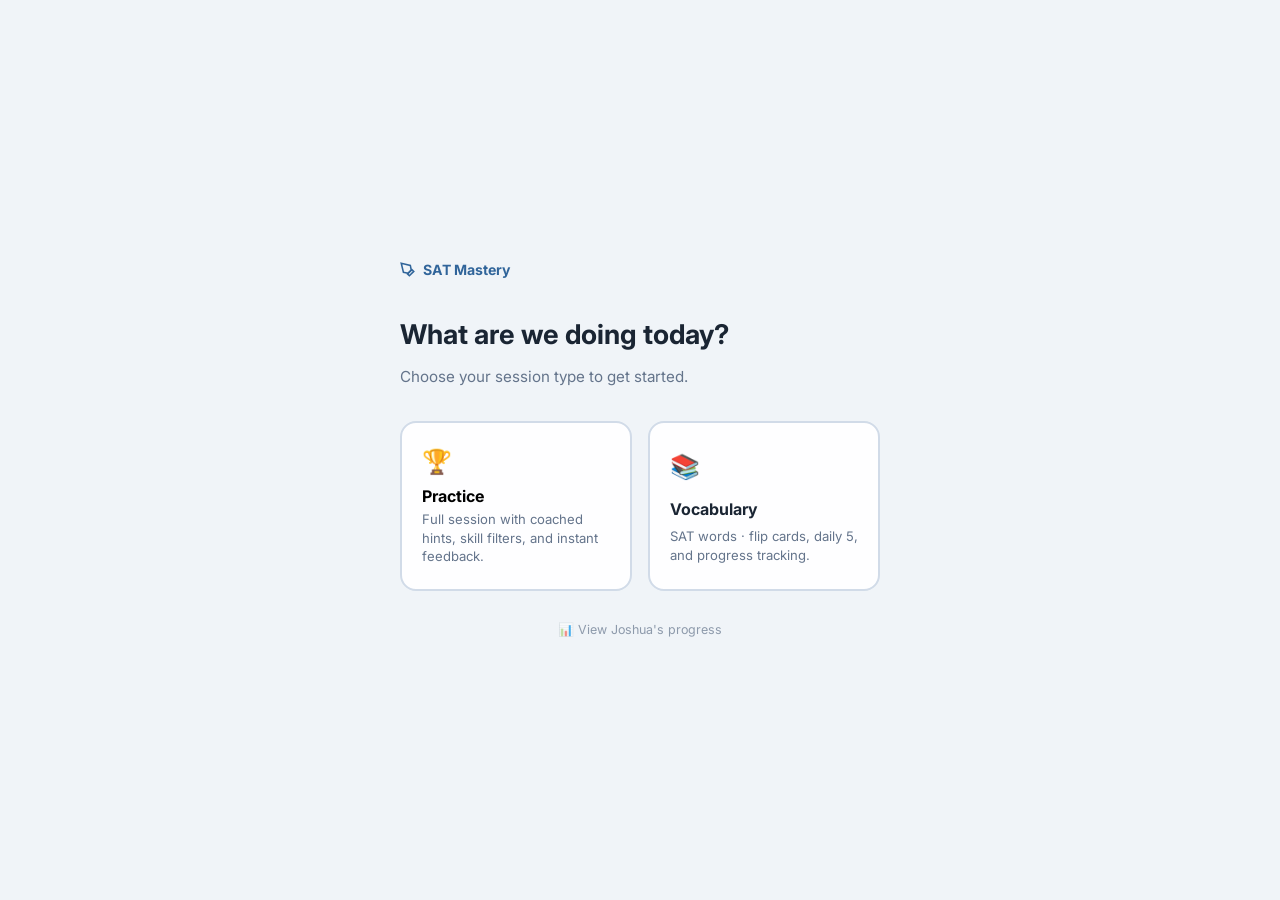
<file: index.html>
<!DOCTYPE html>
<html lang="en">
<head>
    <meta charset="UTF-8">
    <meta name="viewport" content="width=device-width, initial-scale=1.0">
    <title>PSAT 10 R&W Mastery App</title>
    <link rel="preconnect" href="https://fonts.googleapis.com">
    <link rel="preconnect" href="https://fonts.gstatic.com" crossorigin>
    <link href="https://fonts.googleapis.com/css2?family=Inter:wght@400;600;700&display=swap" rel="stylesheet">
    <link rel="stylesheet" href="style.css">
</head>
<body>

    <!-- ── Hub Screen ───────────────────────────────────────────────── -->
    <div id="hubScreen" style="
        position:fixed;inset:0;background:var(--background);
        display:flex;align-items:center;justify-content:center;
        padding:1.5rem 1rem;z-index:500;">
      <div style="width:100%;max-width:480px">

        <div style="display:flex;align-items:center;gap:0.5rem;
             font-size:0.88rem;font-weight:700;color:var(--primary);
             margin-bottom:2rem;opacity:0.85;">
          <svg width="15" height="15" viewBox="0 0 24 24" fill="none" stroke="currentColor" stroke-width="2.5">
            <path d="M12 19l7-7 3 3-7 7-3-3z"/>
            <path d="M18 13l-1.5-7.5L2 2l3.5 14.5L13 18l5-5z"/>
          </svg>
          SAT Mastery
        </div>

        <h1 style="font-size:1.7rem;font-weight:700;margin-bottom:0.35rem">What are we doing today?</h1>
        <p style="color:var(--text-muted);font-size:0.95rem;margin-bottom:2rem">Choose your session type to get started.</p>

        <div style="display:grid;grid-template-columns:1fr 1fr;gap:1rem">

          <button onclick="enterPractice()" style="
              background:var(--surface);border:2px solid var(--border);
              border-radius:1rem;padding:1.5rem 1.25rem;cursor:pointer;
              text-align:left;transition:border-color 0.18s,box-shadow 0.18s,transform 0.15s;
              font-family:inherit;" onmouseover="this.style.borderColor='var(--primary-light)';this.style.transform='translateY(-2px)';this.style.boxShadow='var(--shadow)'"
              onmouseout="this.style.borderColor='var(--border)';this.style.transform='';this.style.boxShadow=''">
            <div style="font-size:1.5rem;margin-bottom:0.6rem">&#127942;</div>
            <div style="font-size:1rem;font-weight:700;margin-bottom:0.3rem">Practice</div>
            <div style="font-size:0.82rem;color:var(--text-muted);line-height:1.4">Full session with coached hints, skill filters, and instant feedback.</div>
          </button>

          <a href="vocab.html" style="
              background:var(--surface);border:2px solid var(--border);
              border-radius:1rem;padding:1.5rem 1.25rem;cursor:pointer;
              text-align:left;transition:border-color 0.18s,box-shadow 0.18s,transform 0.15s;
              text-decoration:none;color:inherit;display:block;"
              onmouseover="this.style.borderColor='var(--primary-light)';this.style.transform='translateY(-2px)';this.style.boxShadow='var(--shadow)'"
              onmouseout="this.style.borderColor='var(--border)';this.style.transform='';this.style.boxShadow=''">
            <div style="font-size:1.5rem;margin-bottom:0.6rem">&#128218;</div>
            <div style="font-size:1rem;font-weight:700;margin-bottom:0.3rem">Vocabulary</div>
            <div style="font-size:0.82rem;color:var(--text-muted);line-height:1.4">SAT words · flip cards, daily 5, and progress tracking.</div>
          </a>

        </div>

        <div style="text-align:center;margin-top:1.5rem">
          <a href="#" onclick="showProgressPanel();return false;"
             style="font-size:0.78rem;color:var(--text-muted);text-decoration:none;opacity:0.7">
            &#128202; View Joshua's progress
          </a>
        </div>

      </div>
    </div>

    <!-- ── Session Setup Screen ─────────────────────────────────────── -->
    <div id="setupScreen" style="display:none">
        <div class="setup-card">

            <div class="setup-logo">
                <svg width="18" height="18" viewBox="0 0 24 24" fill="none" stroke="currentColor" stroke-width="2">
                    <path d="M12 19l7-7 3 3-7 7-3-3z"></path>
                    <path d="M18 13l-1.5-7.5L2 2l3.5 14.5L13 18l5-5z"></path>
                </svg>
                PSAT 10 — Session Setup
                <span id="examCountdown" class="exam-countdown"></span>
            </div>

            <!-- Domain: Information and Ideas -->
            <div class="setup-section">
                <h3>Information and Ideas</h3>
                <label>
                    <input type="checkbox" name="skill" value="Central Ideas and Details">
                    <span>Central Ideas and Details</span>
                    <span class="q-count" id="count-cid">—</span>
                </label>
                <label>
                    <input type="checkbox" name="skill" value="Command of Evidence — Textual">
                    <span>Command of Evidence — Textual</span>
                    <span class="q-count" id="count-coe-t">—</span>
                </label>
                <label>
                    <input type="checkbox" name="skill" value="Command of Evidence — Quantitative">
                    <span>Command of Evidence — Quantitative</span>
                    <span class="q-count" id="count-coe-q">—</span>
                </label>
                <label>
                    <input type="checkbox" name="skill" value="Inferences">
                    <span>Inferences</span>
                    <span class="q-count" id="count-inf">—</span>
                </label>
            </div>

            <!-- Domain: Craft and Structure -->
            <div class="setup-section">
                <h3>Craft and Structure</h3>
                <label>
                    <input type="checkbox" name="skill" value="Words in Context">
                    <span>Words in Context</span>
                    <span class="q-count" id="count-wic">—</span>
                </label>
                <label>
                    <input type="checkbox" name="skill" value="Text Structure and Purpose">
                    <span>Text Structure and Purpose</span>
                    <span class="q-count" id="count-tsp">—</span>
                </label>
                <label>
                    <input type="checkbox" name="skill" value="Cross-Text Connections">
                    <span>Cross-Text Connections</span>
                    <span class="q-count" id="count-ctc">—</span>
                </label>
            </div>

            <!-- Domain: Expression of Ideas -->
            <div class="setup-section">
                <h3>Expression of Ideas</h3>
                <label>
                    <input type="checkbox" name="skill" value="Rhetorical Synthesis">
                    <span>Rhetorical Synthesis</span>
                    <span class="q-count" id="count-rs">—</span>
                </label>
                <label>
                    <input type="checkbox" name="skill" value="Transitions">
                    <span>Transitions</span>
                    <span class="q-count" id="count-trans">—</span>
                </label>
            </div>

            <!-- Domain: Standard English Conventions -->
            <div class="setup-section">
                <h3>Standard English Conventions</h3>
                <label>
                    <input type="checkbox" name="skill" value="Boundaries">
                    <span>Boundaries</span>
                    <span class="q-count" id="count-bdry">—</span>
                </label>
                <label>
                    <input type="checkbox" name="skill" value="Form, Structure, and Sense">
                    <span>Form, Structure, and Sense</span>
                    <span class="q-count" id="count-fss">—</span>
                </label>
            </div>

            <!-- Difficulty -->
            <div class="setup-section">
                <h3>Difficulty</h3>
                <label>
                    <input type="checkbox" name="diff" value="Easy" checked>
                    <span class="diff-dot diff-easy"></span>
                    <span>Easy</span>
                </label>
                <label>
                    <input type="checkbox" name="diff" value="Medium">
                    <span class="diff-dot diff-medium"></span>
                    <span>Medium</span>
                </label>
                <label>
                    <input type="checkbox" name="diff" value="Hard">
                    <span class="diff-dot diff-hard"></span>
                    <span>Hard</span>
                </label>
            </div>

            <!-- Question Limit -->
            <div class="setup-section">
                <h3>Question Limit</h3>
                <select id="limitSelect">
                    <option value="0">All matching questions</option>
                    <option value="10">10 — Mastery drill</option>
                    <option value="15">15 — Checkpoint</option>
                    <option value="27">27 — Full module</option>
                </select>
            </div>

            <!-- Presets -->
            <div class="setup-section">
                <h3>Quick Presets</h3>
                <div class="preset-grid">
                    <!-- Current priority — Evidence + Inference (Apr 15 homework focus) -->
                    <button class="preset-btn preset-priority"
                        data-skills="Command of Evidence — Textual,Inferences"
                        data-diffs="Medium,Hard"
                        data-limit="10"
                        data-tooltip="Evidence + Inference · Medium &amp; Hard · 10 questions — current homework drill">Evidence &amp; Inference · 10</button>
                    <button class="preset-btn preset-priority"
                        data-skills="Command of Evidence — Textual,Inferences"
                        data-diffs="Medium,Hard"
                        data-limit="0"
                        data-tooltip="Evidence + Inference · Medium &amp; Hard · all questions — extended drill on confirmed gap">Evidence &amp; Inference · M–H</button>
                    <!-- Phase 0 — Diagnostic (untouched domains) -->
                    <button class="preset-btn"
                        data-skills="Boundaries,Form, Structure, and Sense,Transitions,Rhetorical Synthesis,Cross-Text Connections,Command of Evidence — Quantitative"
                        data-diffs="Easy,Medium"
                        data-limit="14"
                        data-tooltip="Phase 0 Diagnostic · untouched domains · 14 questions · Easy + Medium — use at start of today's class">Phase 0 · Diagnostic (14)</button>
                    <!-- Phase 1 — Conventions -->
                    <button class="preset-btn"
                        data-skills="Boundaries,Form, Structure, and Sense"
                        data-diffs="Easy,Medium"
                        data-limit="0"
                        data-tooltip="Phase 1 · Boundaries + Form/Structure/Sense · Easy + Medium — rule-based conventions practice">Phase 1 · Conventions (M)</button>
                    <!-- Phase 2 — Expression of Ideas -->
                    <button class="preset-btn"
                        data-skills="Transitions,Rhetorical Synthesis"
                        data-diffs="Easy,Medium"
                        data-limit="0"
                        data-tooltip="Phase 2 · Transitions + Rhetorical Synthesis · Easy + Medium">Phase 2 · Expression (M)</button>
                    <!-- Phase 3 — Dense-text synthesis (confirmed gap) -->
                    <button class="preset-btn preset-priority"
                        data-skills="Command of Evidence — Textual,Inferences"
                        data-diffs="Medium,Hard"
                        data-limit="0"
                        data-topic="science"
                        data-tooltip="Phase 3 · Evidence + Inference · science passages only · Medium &amp; Hard — directly targets the confirmed Q10 dense-science synthesis gap">Phase 3 · Dense Science</button>
                    <button class="preset-btn"
                        data-skills="Command of Evidence — Textual,Command of Evidence — Quantitative,Inferences"
                        data-diffs="Medium,Hard"
                        data-limit="0"
                        data-tooltip="Phase 3 · Evidence (Textual + Quantitative) + Inference · Medium &amp; Hard · all passage types">Phase 3 · Synthesis (M–H)</button>
                    <!-- Phase 4 — Cross-Text -->
                    <button class="preset-btn"
                        data-skills="Cross-Text Connections"
                        data-diffs="Easy,Medium,Hard"
                        data-limit="0"
                        data-tooltip="Phase 4 · Cross-Text Connections · all difficulty levels — qualification vs disagreement focus">Phase 4 · Cross-Text</button>
                    <!-- Tables and Graphs -->
                    <button class="preset-btn"
                        data-skills="Command of Evidence — Quantitative"
                        data-diffs="Easy,Medium,Hard"
                        data-limit="0"
                        data-tooltip="Questions with tables, graphs, or data — read axis labels before answering">Tables &amp; Graphs</button>
                    <!-- Craft & Structure (confirmed strengths — warm-up only) -->
                    <button class="preset-btn"
                        data-skills="Words in Context,Text Structure and Purpose"
                        data-diffs="Medium,Hard"
                        data-limit="0"
                        data-tooltip="Vocabulary in context + paragraph purpose · Medium &amp; Hard — warm-up for confirmed strengths">Vocab &amp; Purpose (M–H)</button>
                    <!-- Full module -->
                    <button class="preset-btn preset-exam"
                        data-skills="Central Ideas and Details,Command of Evidence — Textual,Command of Evidence — Quantitative,Inferences,Words in Context,Text Structure and Purpose,Cross-Text Connections,Rhetorical Synthesis,Transitions,Boundaries,Form, Structure, and Sense"
                        data-diffs="Easy,Medium,Hard"
                        data-limit="27"
                        data-tooltip="All 11 skills · all difficulty levels · 27 questions — Phase 5 timed module simulation">Full Test Module (27)</button>
                </div>
            </div>

            <!-- Resume Banner -->
            <div id="resumeBanner" class="resume-banner" style="display:none">
                <span id="resumeInfo" class="resume-info"></span>
                <div class="resume-actions">
                    <button id="resumeBtn" class="btn btn-primary">Resume</button>
                    <button id="discardBtn" class="btn">Discard</button>
                </div>
            </div>

            <div class="session-summary" id="sessionSummary">Select skills and difficulty to begin.</div>
            <div id="topicFilterBadge" style="display:none;margin-top:0.4rem;font-size:0.78rem;font-weight:600;color:#0369a1;background:#e0f2fe;border:1px solid #bae6fd;border-radius:9999px;padding:0.2rem 0.75rem"></div>

            <button id="startSessionBtn" class="btn btn-primary setup-start-btn" disabled>Start Session</button>

            <!-- Session History -->
            <div class="history-section">
                <div class="history-header" id="historyToggle">
                    Recent Sessions <span id="historyChevron">&#9656;</span>
                </div>
                <div id="historyList" style="display:none"></div>
            </div>

            <!-- Lifetime Stats -->
            <div class="history-section" id="lifetimeSection" style="display:none">
                <div class="history-header" id="lifetimeToggle">
                    Lifetime Skill Accuracy <span id="lifetimeChevron">&#9656;</span>
                </div>
                <div id="lifetimeStats" style="display:none"></div>
            </div>

            <!-- Export / Import -->
            <div class="export-import-row">
                <button class="btn export-btn" id="exportBtn">&#8593; Export Data</button>
                <button class="btn export-btn" id="importBtn">&#8595; Import Data</button>
            </div>
            <div class="export-import-row" style="margin-top:0.5rem">
                <button class="btn export-btn" id="exportProgressBtn" title="Back up Joshua's mastery progress">&#8593; Export Progress</button>
                <button class="btn export-btn" id="importProgressBtn" title="Restore Joshua's mastery progress">&#8595; Import Progress</button>
            </div>

        </div>
    </div>

    <!-- Export/Import Modal -->
    <div id="dataModal" class="modal-overlay" style="display:none">
        <div class="modal-card">
            <h3 id="modalTitle">Export Session Data</h3>
            <p id="modalDesc" class="modal-desc"></p>
            <textarea id="modalTextarea" class="modal-textarea" spellcheck="false"></textarea>
            <div class="modal-actions">
                <button class="btn btn-primary" id="modalActionBtn"></button>
                <button class="btn" id="modalCloseBtn">Close</button>
            </div>
        </div>
    </div>

    <!-- ── Completion Screen ──────────────────────────────────────────── -->
    <div id="completionScreen" style="display:none" class="completion-screen">
        <div class="completion-card">
            <div class="completion-header">
                <h2>Session Complete</h2>
                <div class="completion-score-row">
                    <span class="completion-big-score" id="completionBigScore">0 / 0</span>
                    <span class="completion-pct" id="completionPct">—</span>
                </div>
                <div id="completionTime" class="completion-time" style="display:none"></div>
            </div>

            <div id="skillBreakdown" class="skill-breakdown"></div>

            <h3 id="missedHeading" class="missed-heading">Missed (0)</h3>
            <div id="missedList" class="missed-list"></div>

            <div class="completion-actions">
                <button id="reviewMissedBtn" class="btn btn-primary completion-action-btn" style="display:none">
                    Review Missed (<span id="missedCount">0</span>)
                </button>
                <button id="newSessionBtn" class="btn completion-action-btn">New Session</button>
            </div>
        </div>
    </div>

    <!-- ── Main App ───────────────────────────────────────────────────── -->
    <div id="app" style="display:none">
        <header>
            <div class="logo">
                <svg width="20" height="20" viewBox="0 0 24 24" fill="none" stroke="currentColor" stroke-width="2">
                    <path d="M12 19l7-7 3 3-7 7-3-3z"></path>
                    <path d="M18 13l-1.5-7.5L2 2l3.5 14.5L13 18l5-5z"></path>
                    <path d="M2 2l7.5 1.5"></path>
                    <path d="M7 11l5-5"></path>
                </svg>
                PSAT 10 Mastery
            </div>
            <div class="controls">
                <button id="changeSessionBtn" class="btn">&#8592; Session</button>
                <select id="modeSelect" class="btn">
                    <option value="assisted">Assisted</option>
                    <option value="standard">Standard</option>
                    <option value="exam">Exam</option>
                </select>
                <div id="timerDisplay" class="timer hidden">00:00</div>
                <div id="questionCounter" class="question-counter">Q — / —</div>
                <span id="reviewLabel" class="badge badge-red" style="display:none; font-size:0.7rem;">Review</span>
                <div class="score-display">Score: <span id="currentScore">0</span></div>
                <a href="vocab.html" class="btn" style="text-decoration:none">Vocab &#8594;</a>
            </div>
        </header>

        <main class="main-content">
            <!-- Left: Passage / Stem -->
            <section class="panel passage-panel">
                <div id="passageContainer">
                    <div class="passage-meta">
                        <span class="badge badge-blue" id="skillBadge">—</span>
                        <span class="badge badge-grey" id="domainBadge">—</span>
                    </div>
                    <div id="passageContent" class="passage-text">
                        Configure a session to begin.
                    </div>
                </div>
            </section>

            <!-- Resize handle -->
            <div id="resizeHandle" class="resize-handle"></div>

            <!-- Right: Question and Options -->
            <section class="panel question-panel">
                <div class="card">
                    <div id="questionMeta">
                        <span class="badge badge-orange" id="difficultyBadge">—</span>
                    </div>
                    <div id="questionText" style="font-weight:600; font-size:1.05rem; margin-bottom:1.5rem;">—</div>

                    <div id="predictionStep" class="hidden">
                        <div id="predictionHint" class="prediction-hint"></div>
                        <button class="reveal-btn" id="revealChoicesBtn">I have a prediction — Reveal Choices</button>
                    </div>

                    <div id="optionsContainer" class="options-list hidden"></div>

                    <div id="feedbackContainer" class="feedback-section">
                        <h3 id="feedbackTitle">Correct!</h3>
                        <p id="feedbackText"></p>
                        <div class="strategy-box" id="strategyInfo">
                            <strong>Strategy:</strong> <span id="strategyName"></span><br>
                            <strong>Watch for:</strong> <span id="trapName"></span>
                        </div>
                        <button class="btn btn-primary" id="nextBtn" style="margin-top:1rem;">Next Question</button>
                    </div>
                </div>
            </section>
        </main>
    </div>

    <script src="data-craft-structure.js"></script>
    <script src="data-expression-of-ideas.js"></script>
    <script src="data-info-ideas.js"></script>
    <script src="data-conventions.js"></script>

    <!-- Progress Panel (Ctrl+Shift+P · tutor view) -->
    <div id="progressPanel" style="display:none;position:fixed;inset:0;background:rgba(15,23,42,0.6);backdrop-filter:blur(4px);z-index:600;overflow-y:auto;padding:2rem 1rem" onclick="if(event.target===this)closeProgressPanel()">
      <div style="max-width:560px;margin:0 auto;background:var(--surface);border-radius:1.25rem;padding:2rem;box-shadow:0 20px 40px rgba(0,0,0,0.25)">
        <div style="display:flex;justify-content:space-between;align-items:center;margin-bottom:1.5rem">
          <div>
            <h2 style="font-size:1.15rem;font-weight:700;margin-bottom:0.1rem">Joshua's Progress</h2>
            <p style="font-size:0.78rem;color:var(--text-muted)">Tutor view &mdash; Ctrl+Shift+P to toggle</p>
          </div>
          <button onclick="closeProgressPanel()" class="btn">Close</button>
        </div>
        <div id="progressBody"></div>
      </div>
    </div>

    <script src="progress.js"></script>
    <script src="app.js"></script>
</body>
</html>
</file>
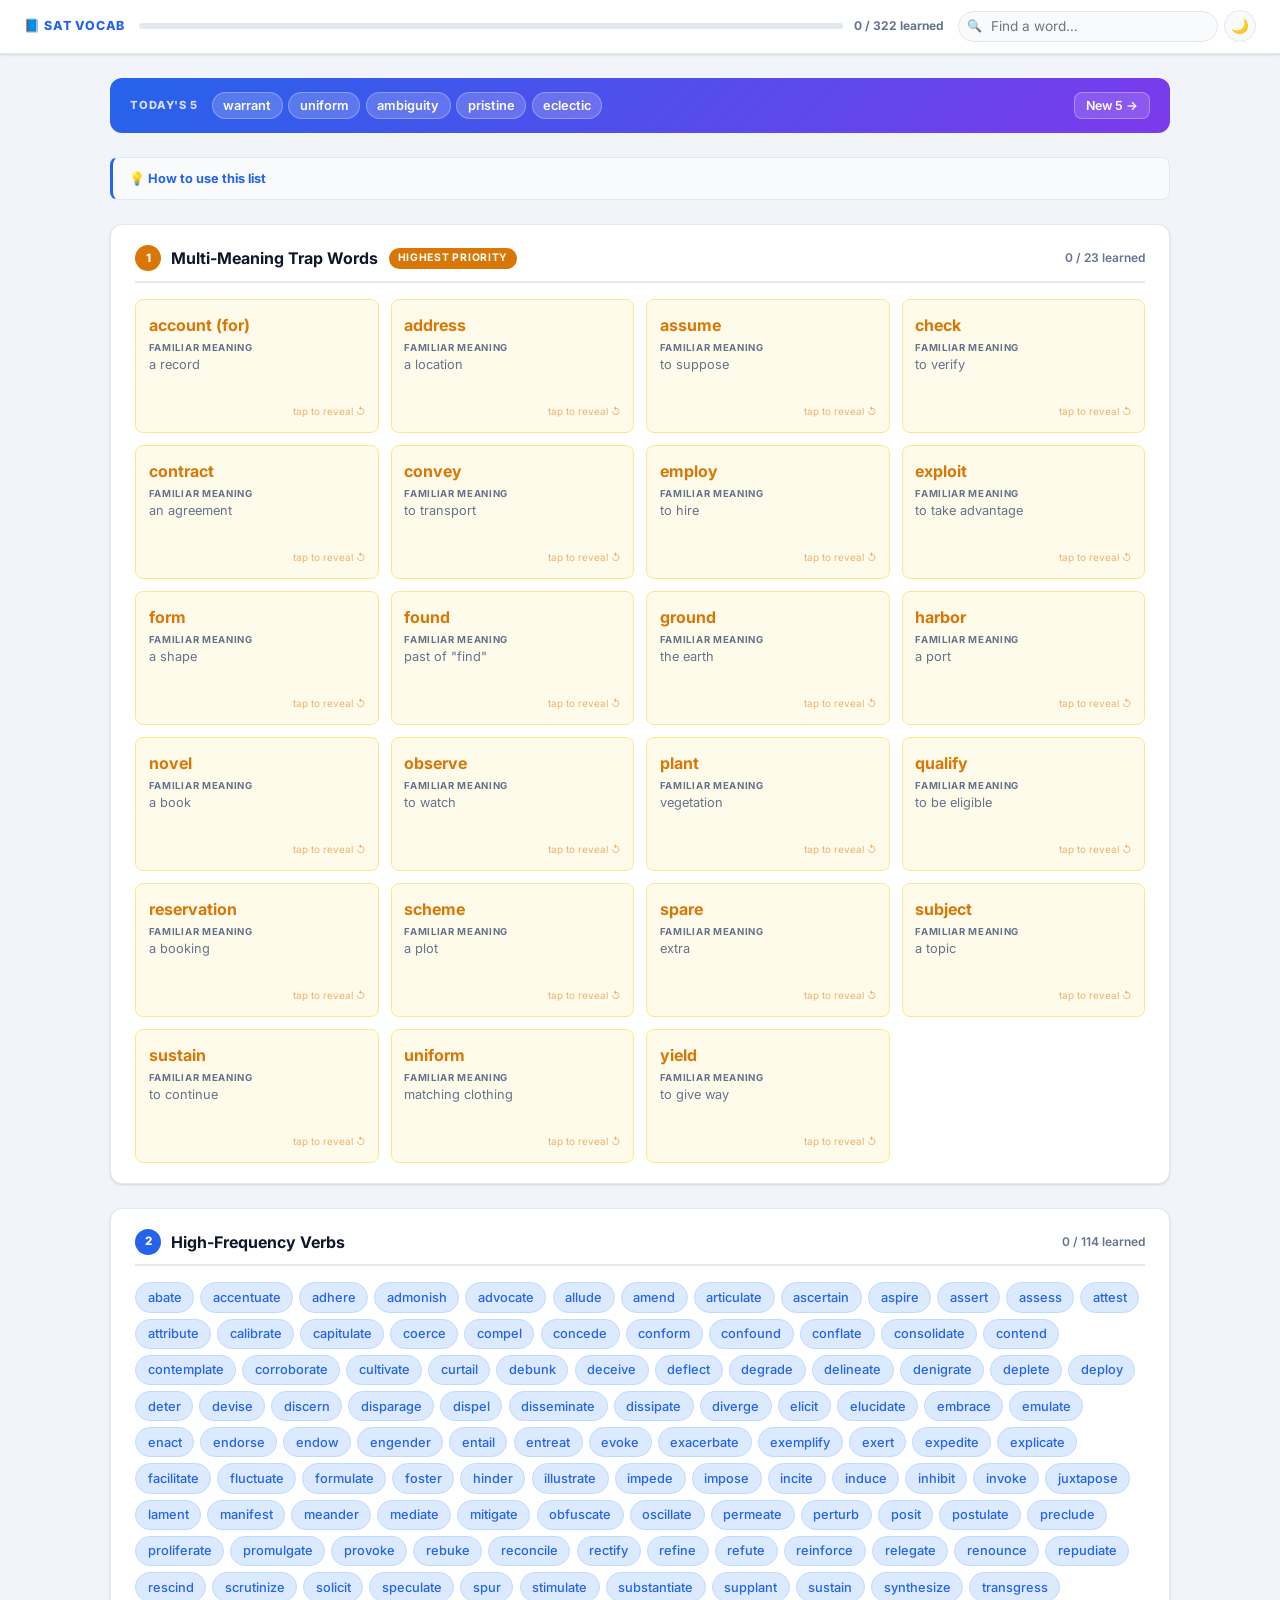
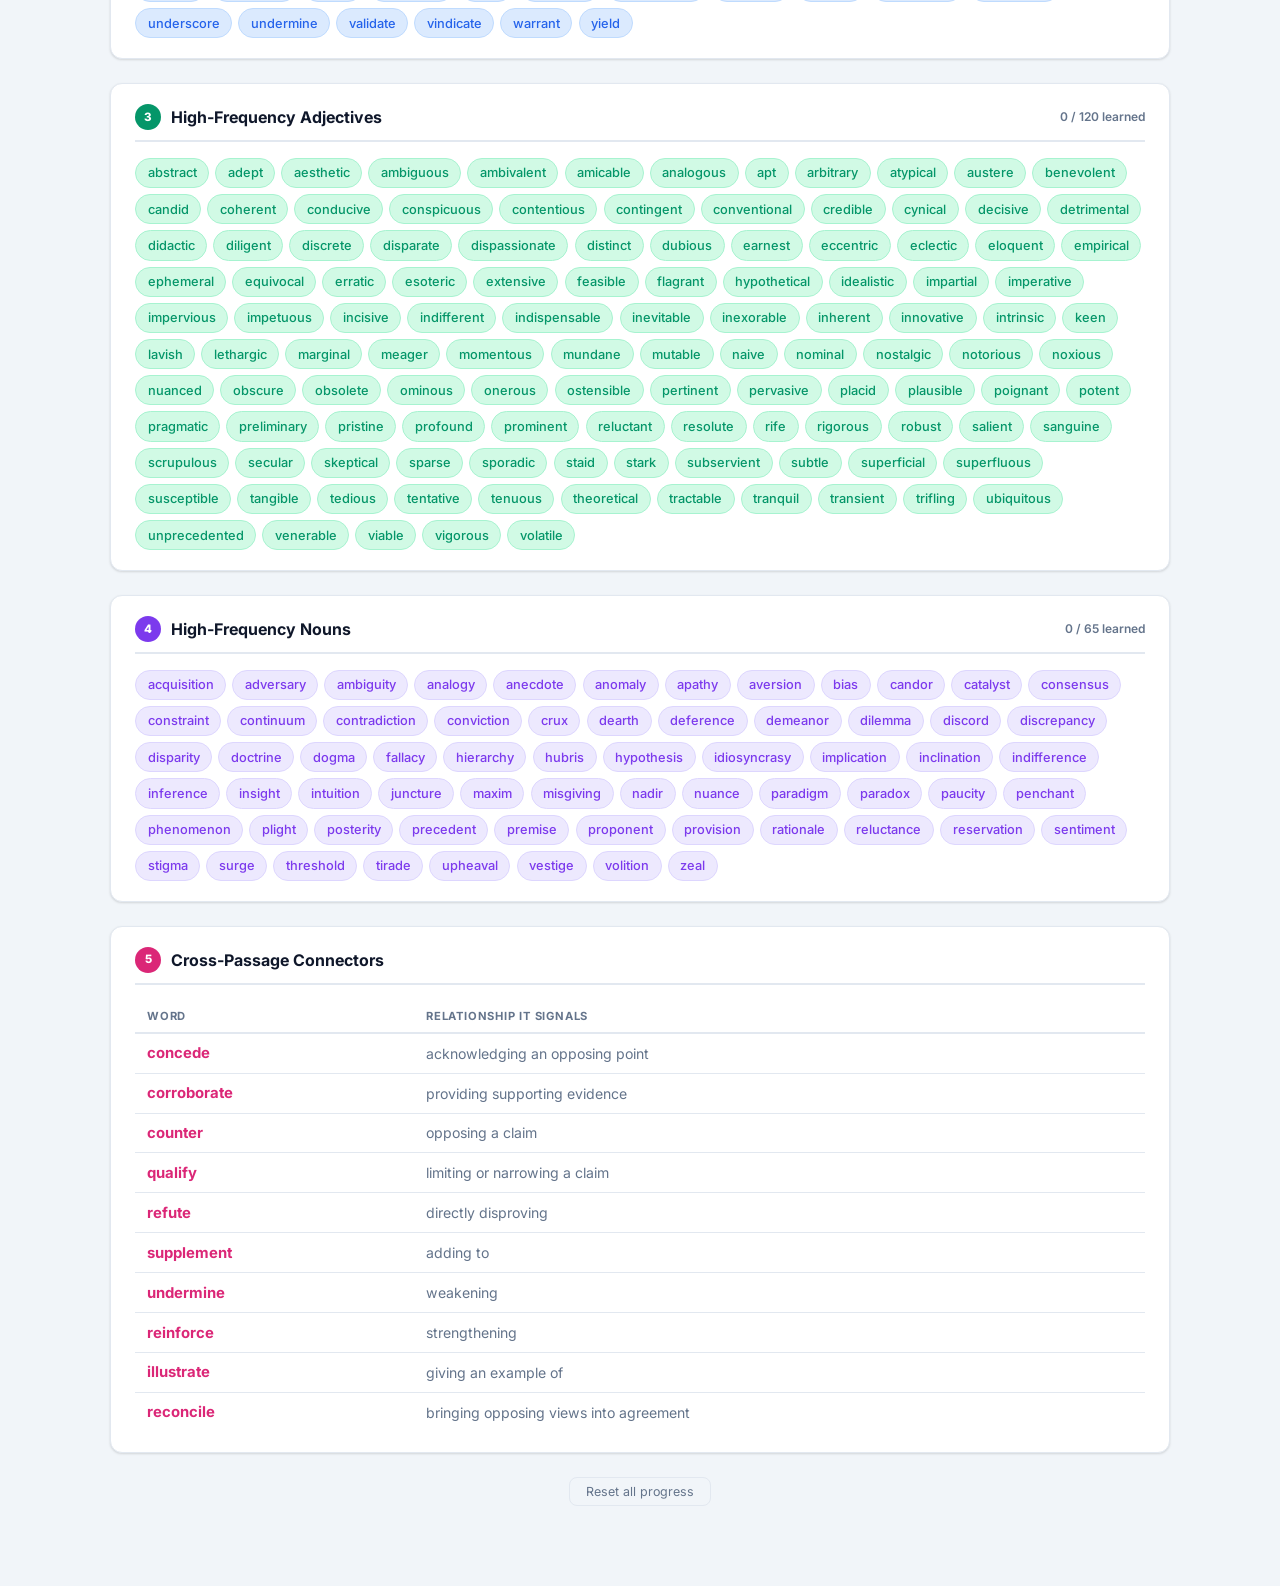
<file: vocab.html>
<!DOCTYPE html>
<html lang="en" data-theme="light">
<head>
  <meta charset="UTF-8">
  <meta name="viewport" content="width=device-width, initial-scale=1.0">
  <title>SAT Vocabulary — Joshua</title>
  <link rel="preconnect" href="https://fonts.googleapis.com">
  <link rel="preconnect" href="https://fonts.gstatic.com" crossorigin>
  <link href="https://fonts.googleapis.com/css2?family=Inter:wght@400;500;600;700;800&display=swap" rel="stylesheet">
  <style>
  *, *::before, *::after { box-sizing: border-box; margin: 0; padding: 0; }

  :root {
    --bg:           #f1f5f9;
    --surface:      #ffffff;
    --surface2:     #f8fafc;
    --border:       #e2e8f0;
    --text:         #0f172a;
    --text-muted:   #64748b;
    --shadow:       0 1px 3px rgba(0,0,0,.08), 0 1px 2px rgba(0,0,0,.06);
    --shadow-lg:    0 4px 6px -1px rgba(0,0,0,.10), 0 2px 4px -2px rgba(0,0,0,.10);

    --trap-hue:      #d97706;
    --trap-bg:       #fffbeb;
    --trap-border:   #fde68a;
    --trap-chip:     #fef3c7;

    --verb-hue:      #2563eb;
    --verb-bg:       #eff6ff;
    --verb-border:   #bfdbfe;
    --verb-chip:     #dbeafe;

    --adj-hue:       #059669;
    --adj-bg:        #ecfdf5;
    --adj-border:    #a7f3d0;
    --adj-chip:      #d1fae5;

    --noun-hue:      #7c3aed;
    --noun-bg:       #f5f3ff;
    --noun-border:   #ddd6fe;
    --noun-chip:     #ede9fe;

    --conn-hue:      #db2777;
    --conn-border:   #fbcfe8;

    --ok-hue:        #16a34a;
    --ok-bg:         #f0fdf4;
    --ok-border:     #bbf7d0;

    --radius:        0.75rem;
    --radius-sm:     0.5rem;
  }

  [data-theme="dark"] {
    --bg:          #0f172a;
    --surface:     #1e293b;
    --surface2:    #162032;
    --border:      #334155;
    --text:        #f1f5f9;
    --text-muted:  #94a3b8;
    --shadow:      0 1px 3px rgba(0,0,0,.35);
    --shadow-lg:   0 4px 6px -1px rgba(0,0,0,.5);

    --trap-bg:     #1c1107;
    --trap-border: #78350f;
    --trap-chip:   #292113;

    --verb-bg:     #0c1a3d;
    --verb-border: #1e3a8a;
    --verb-chip:   #172554;

    --adj-bg:      #052e1c;
    --adj-border:  #064e3b;
    --adj-chip:    #063726;

    --noun-bg:     #1a0f3d;
    --noun-border: #4c1d95;
    --noun-chip:   #2e1065;

    --conn-border: #9d174d;

    --ok-bg:       #052e1c;
    --ok-border:   #166534;
  }

  body {
    font-family: 'Inter', sans-serif;
    background: var(--bg);
    color: var(--text);
    line-height: 1.5;
    min-height: 100vh;
  }

  /* ── HEADER ─────────────────────────────────────────────── */
  .site-header {
    position: sticky; top: 0; z-index: 100;
    background: var(--surface);
    border-bottom: 1px solid var(--border);
    box-shadow: var(--shadow);
    padding: 0.65rem 1.5rem;
  }
  .header-row {
    display: flex; align-items: center; gap: 0.875rem;
  }
  .site-logo {
    font-size: 0.78rem; font-weight: 800;
    color: var(--verb-hue); letter-spacing: 0.06em;
    text-transform: uppercase; white-space: nowrap;
  }
  .progress-wrap {
    flex: 1; display: flex; align-items: center; gap: 0.65rem;
  }
  .prog-bg {
    flex: 1; height: 6px; background: var(--border);
    border-radius: 9999px; overflow: hidden;
  }
  .prog-fill {
    height: 100%;
    background: linear-gradient(90deg, var(--verb-hue), var(--ok-hue));
    border-radius: 9999px; width: 0%;
    transition: width 0.4s ease;
  }
  .prog-label {
    font-size: 0.75rem; font-weight: 700;
    color: var(--text-muted); white-space: nowrap;
  }
  .header-btns { display: flex; gap: 0.4rem; align-items: center; }
  .icon-btn {
    width: 32px; height: 32px; border-radius: 50%;
    border: 1px solid var(--border); background: var(--surface2);
    color: var(--text-muted); cursor: pointer;
    display: flex; align-items: center; justify-content: center;
    font-size: 0.9rem; transition: all 0.15s;
  }
  .icon-btn:hover { background: var(--border); color: var(--text); }
  .search-wrap { position: relative; }
  .search-input {
    width: 260px; padding: 0.4rem 0.7rem 0.4rem 2rem;
    border: 1px solid var(--border); border-radius: 9999px;
    font-family: inherit; font-size: 0.85rem;
    background: var(--surface2); color: var(--text); outline: none;
    transition: border-color 0.15s, box-shadow 0.15s;
  }
  .search-input:focus {
    border-color: var(--verb-hue);
    box-shadow: 0 0 0 3px rgba(37,99,235,0.12);
  }
  .search-icon {
    position: absolute; left: 0.6rem; top: 50%;
    transform: translateY(-50%);
    color: var(--text-muted); pointer-events: none; font-size: 0.75rem;
  }

  /* ── MAIN ────────────────────────────────────────────────── */
  main {
    max-width: 1100px; margin: 0 auto;
    padding: 1.5rem 1.25rem 5rem;
  }

  /* ── DAILY 5 ─────────────────────────────────────────────── */
  .daily-strip {
    background: linear-gradient(135deg, #2563eb 0%, #7c3aed 100%);
    color: white; border-radius: var(--radius);
    padding: 0.875rem 1.25rem; margin-bottom: 1.5rem;
    display: flex; align-items: center; gap: 0.875rem; flex-wrap: wrap;
  }
  .daily-label {
    font-size: 0.7rem; font-weight: 800;
    text-transform: uppercase; letter-spacing: 0.08em;
    opacity: 0.8; white-space: nowrap;
  }
  .daily-words { display: flex; flex-wrap: wrap; gap: 0.35rem; flex: 1; }
  .daily-pill {
    background: rgba(255,255,255,0.18); border: 1px solid rgba(255,255,255,0.28);
    color: white; border-radius: 9999px; padding: 0.18rem 0.65rem;
    font-size: 0.8rem; font-weight: 600; cursor: pointer; transition: background 0.15s;
  }
  .daily-pill:hover { background: rgba(255,255,255,0.3); }
  .daily-new-btn {
    background: rgba(255,255,255,0.15); border: 1px solid rgba(255,255,255,0.3);
    color: white; border-radius: var(--radius-sm);
    padding: 0.3rem 0.7rem; font-family: inherit;
    font-size: 0.78rem; font-weight: 600; cursor: pointer;
    transition: background 0.15s; white-space: nowrap;
  }
  .daily-new-btn:hover { background: rgba(255,255,255,0.28); }

  /* ── STUDY TIP ───────────────────────────────────────────── */
  details.study-tip {
    background: var(--surface2); border: 1px solid var(--border);
    border-left: 3px solid var(--verb-hue);
    border-radius: var(--radius-sm);
    padding: 0.7rem 1rem; margin-bottom: 1.5rem;
    font-size: 0.85rem;
  }
  details.study-tip summary {
    font-size: 0.8rem; font-weight: 700; color: var(--verb-hue);
    cursor: pointer; list-style: none;
    display: flex; align-items: center; gap: 0.4rem;
  }
  details.study-tip summary::-webkit-details-marker { display: none; }
  .tip-body { margin-top: 0.6rem; color: var(--text-muted); line-height: 1.65; }
  .tip-body ol { padding-left: 1.2rem; }
  .tip-body li { margin-bottom: 0.3rem; }

  /* ── SECTION CARD ────────────────────────────────────────── */
  .vocab-section {
    background: var(--surface); border: 1px solid var(--border);
    border-radius: var(--radius); padding: 1.25rem 1.5rem;
    margin-bottom: 1.5rem; box-shadow: var(--shadow);
  }
  .section-head {
    display: flex; align-items: center; gap: 0.65rem;
    margin-bottom: 1rem; padding-bottom: 0.6rem;
    border-bottom: 2px solid var(--border);
  }
  .sec-num {
    width: 26px; height: 26px; border-radius: 50%;
    display: flex; align-items: center; justify-content: center;
    font-size: 0.72rem; font-weight: 800; color: white; flex-shrink: 0;
  }
  .sec-title { font-size: 1rem; font-weight: 700; }
  .sec-badge {
    font-size: 0.65rem; font-weight: 700; text-transform: uppercase;
    letter-spacing: 0.07em; padding: 0.18rem 0.55rem;
    border-radius: 9999px; color: white;
  }
  .sec-count {
    margin-left: auto; font-size: 0.75rem;
    color: var(--text-muted); font-weight: 600;
  }

  /* ── FLIP CARDS ──────────────────────────────────────────── */
  .trap-grid {
    display: grid;
    grid-template-columns: repeat(auto-fill, minmax(195px, 1fr));
    gap: 0.75rem;
  }
  .flip-card { height: 134px; perspective: 1000px; cursor: pointer; user-select: none; }
  .flip-inner {
    position: relative; width: 100%; height: 100%;
    transition: transform 0.52s cubic-bezier(0.4,0,0.2,1);
    transform-style: preserve-3d;
  }
  .flip-card.flipped .flip-inner { transform: rotateY(180deg); }
  .flip-front, .flip-back {
    position: absolute; inset: 0; border-radius: var(--radius-sm);
    padding: 0.8rem; backface-visibility: hidden;
    -webkit-backface-visibility: hidden;
    display: flex; flex-direction: column; justify-content: space-between;
  }
  .flip-front {
    background: var(--trap-bg); border: 1.5px solid var(--trap-border);
  }
  .flip-back {
    background: var(--trap-hue); border: 1.5px solid var(--trap-hue);
    transform: rotateY(180deg); color: white;
  }
  .flip-card.learned .flip-front {
    background: var(--ok-bg); border-color: var(--ok-hue);
  }
  .flip-card.learned .flip-back {
    background: var(--ok-hue); border-color: var(--ok-hue);
  }
  .card-word {
    font-size: 1rem; font-weight: 700; color: var(--trap-hue);
  }
  .flip-card.learned .card-word { color: var(--ok-hue); }
  .card-fam-label {
    font-size: 0.6rem; font-weight: 700; text-transform: uppercase;
    letter-spacing: 0.07em; color: var(--text-muted); margin-top: 0.25rem;
  }
  .card-fam-text { font-size: 0.8rem; color: var(--text-muted); }
  .card-hint { font-size: 0.62rem; color: var(--trap-hue); opacity: 0.55; text-align: right; }
  .flip-card.learned .card-hint { color: var(--ok-hue); }
  .card-dsat-label {
    font-size: 0.6rem; font-weight: 700;
    text-transform: uppercase; letter-spacing: 0.07em; opacity: 0.75;
  }
  .card-dsat-text {
    font-size: 0.85rem; font-weight: 600; flex: 1;
    display: flex; align-items: center; padding: 0.25rem 0;
  }
  .card-ok-btn {
    align-self: flex-end;
    background: rgba(255,255,255,0.18); border: 1px solid rgba(255,255,255,0.35);
    color: white; border-radius: 9999px; padding: 0.12rem 0.55rem;
    font-family: inherit; font-size: 0.68rem; font-weight: 700;
    cursor: pointer; transition: background 0.15s;
  }
  .card-ok-btn:hover { background: rgba(255,255,255,0.32); }
  .card-tick {
    position: absolute; top: 0.45rem; right: 0.45rem;
    width: 16px; height: 16px; background: var(--ok-hue); border-radius: 50%;
    color: white; font-size: 0.6rem; font-weight: 800;
    display: none; align-items: center; justify-content: center; z-index: 2;
  }
  .flip-card.learned .card-tick { display: flex; }

  /* ── WORD CHIPS ──────────────────────────────────────────── */
  .chip-grid { display: flex; flex-wrap: wrap; gap: 0.38rem; }
  .chip {
    padding: 0.28rem 0.72rem; border-radius: 9999px;
    font-size: 0.8rem; font-weight: 500; cursor: pointer;
    border: 1.5px solid transparent; transition: all 0.14s; user-select: none;
  }
  .chip.verb { background: var(--verb-chip); border-color: var(--verb-border); color: var(--verb-hue); }
  .chip.adj  { background: var(--adj-chip);  border-color: var(--adj-border);  color: var(--adj-hue);  }
  .chip.noun { background: var(--noun-chip); border-color: var(--noun-border); color: var(--noun-hue); }
  .chip.learned {
    background: var(--ok-bg)   !important;
    border-color: var(--ok-hue) !important;
    color: var(--ok-hue)        !important;
    text-decoration: line-through; opacity: 0.65;
  }
  .chip.hide { display: none; }
  .no-match {
    font-size: 0.83rem; color: var(--text-muted);
    padding: 0.4rem 0; display: none;
  }

  /* ── CONNECTOR TABLE ─────────────────────────────────────── */
  .conn-table { width: 100%; border-collapse: collapse; }
  .conn-table th {
    text-align: left; font-size: 0.7rem; font-weight: 700;
    text-transform: uppercase; letter-spacing: 0.07em;
    color: var(--text-muted); padding: 0.45rem 0.75rem;
    border-bottom: 2px solid var(--border);
  }
  .conn-table td {
    padding: 0.52rem 0.75rem; border-bottom: 1px solid var(--border); font-size: 0.88rem;
  }
  .conn-table tr:last-child td { border-bottom: none; }
  .conn-word { font-weight: 700; color: var(--conn-hue); font-size: 0.93rem; }
  .conn-rel  { color: var(--text-muted); }

  /* ── RESET ───────────────────────────────────────────────── */
  .reset-wrap { text-align: center; margin-top: 1.5rem; }
  .reset-btn {
    background: none; border: 1px solid var(--border); border-radius: var(--radius-sm);
    padding: 0.38rem 1rem; font-family: inherit; font-size: 0.78rem;
    color: var(--text-muted); cursor: pointer; transition: all 0.14s;
  }
  .reset-btn:hover { border-color: #ef4444; color: #ef4444; }

  /* ── RESPONSIVE ──────────────────────────────────────────── */
  @media (max-width: 640px) {
    .site-header { padding: 0.55rem 1rem; }
    .search-input { width: 180px; }
    .trap-grid { grid-template-columns: repeat(auto-fill, minmax(155px, 1fr)); }
    .flip-card { height: 144px; }
    main { padding: 1rem 1rem 4rem; }
    .vocab-section { padding: 1rem; }
    .daily-strip { padding: 0.75rem 1rem; }
  }
  </style>
</head>
<body>

<!-- ════════════════════════════════════════════════════════════
     HEADER
     ════════════════════════════════════════════════════════════ -->
<header class="site-header">
  <div class="header-row">
    <span class="site-logo">📘 SAT Vocab</span>
    <div class="progress-wrap">
      <div class="prog-bg"><div class="prog-fill" id="progFill"></div></div>
      <span class="prog-label" id="progLabel">0 / 335 learned</span>
    </div>
    <div class="header-btns">
      <div class="search-wrap">
        <span class="search-icon">🔍</span>
        <input type="search" id="searchInput" class="search-input" placeholder="Find a word…" autocomplete="off">
      </div>
      <button class="icon-btn" id="themeBtn" title="Toggle dark mode">🌙</button>
    </div>
  </div>
</header>

<!-- ════════════════════════════════════════════════════════════
     MAIN
     ════════════════════════════════════════════════════════════ -->
<main>

  <!-- Daily 5 -->
  <div class="daily-strip">
    <span class="daily-label">Today's 5</span>
    <div class="daily-words" id="daily5"></div>
    <button class="daily-new-btn" id="daily5Btn">New 5 →</button>
  </div>

  <!-- Study tip -->
  <details class="study-tip">
    <summary>💡 How to use this list</summary>
    <div class="tip-body">
      <ol>
        <li><strong>Section 1 first.</strong> Tap a card to reveal the DSAT meaning, then mark it learned.</li>
        <li><strong>Five words a day.</strong> Click any chip in Sections 2–4 to mark it learned. Strikethrough = done.</li>
        <li><strong>Learn two things per word:</strong> the meaning, and the tone/intensity — mild / moderate / strong; positive / negative / neutral.</li>
        <li><strong>The DSAT tests which meaning fits this passage</strong> — not what the word means by itself.</li>
      </ol>
    </div>
  </details>

  <!-- Section 1 — Trap Words -->
  <div class="vocab-section">
    <div class="section-head">
      <div class="sec-num" style="background:var(--trap-hue)">1</div>
      <span class="sec-title">Multi-Meaning Trap Words</span>
      <span class="sec-badge" style="background:var(--trap-hue)">Highest Priority</span>
      <span class="sec-count" id="s1count">0 / 23 learned</span>
    </div>
    <div class="trap-grid" id="trapGrid"></div>
  </div>

  <!-- Section 2 — Verbs -->
  <div class="vocab-section">
    <div class="section-head">
      <div class="sec-num" style="background:var(--verb-hue)">2</div>
      <span class="sec-title">High-Frequency Verbs</span>
      <span class="sec-count" id="s2count"></span>
    </div>
    <div class="chip-grid" id="verbGrid"></div>
    <p class="no-match" id="verbNone">No matching words.</p>
  </div>

  <!-- Section 3 — Adjectives -->
  <div class="vocab-section">
    <div class="section-head">
      <div class="sec-num" style="background:var(--adj-hue)">3</div>
      <span class="sec-title">High-Frequency Adjectives</span>
      <span class="sec-count" id="s3count"></span>
    </div>
    <div class="chip-grid" id="adjGrid"></div>
    <p class="no-match" id="adjNone">No matching words.</p>
  </div>

  <!-- Section 4 — Nouns -->
  <div class="vocab-section">
    <div class="section-head">
      <div class="sec-num" style="background:var(--noun-hue)">4</div>
      <span class="sec-title">High-Frequency Nouns</span>
      <span class="sec-count" id="s4count"></span>
    </div>
    <div class="chip-grid" id="nounGrid"></div>
    <p class="no-match" id="nounNone">No matching words.</p>
  </div>

  <!-- Section 5 — Connectors -->
  <div class="vocab-section">
    <div class="section-head">
      <div class="sec-num" style="background:var(--conn-hue)">5</div>
      <span class="sec-title">Cross-Passage Connectors</span>
    </div>
    <table class="conn-table">
      <thead><tr><th>Word</th><th>Relationship it signals</th></tr></thead>
      <tbody id="connBody"></tbody>
    </table>
  </div>

  <div class="reset-wrap">
    <button class="reset-btn" id="resetBtn">Reset all progress</button>
  </div>

</main>

<script>
// ─────────────────────────────────────────────────────────────────
// DATA
// ─────────────────────────────────────────────────────────────────

const TRAP = [
  { word:'account (for)', familiar:'a record',           dsat:'to explain, to be the cause of'           },
  { word:'address',       familiar:'a location',          dsat:'to deal with (a problem)'                 },
  { word:'assume',        familiar:'to suppose',          dsat:'to take on (a role, a responsibility)'    },
  { word:'check',         familiar:'to verify',           dsat:'to restrain, to halt'                     },
  { word:'contract',      familiar:'an agreement',        dsat:'to acquire / develop (a disease, a habit)'},
  { word:'convey',        familiar:'to transport',        dsat:'to communicate (an idea)'                 },
  { word:'employ',        familiar:'to hire',             dsat:'to use, to make use of'                   },
  { word:'exploit',       familiar:'to take advantage',   dsat:'to use productively'                      },
  { word:'form',          familiar:'a shape',             dsat:'a custom, a convention'                   },
  { word:'found',         familiar:'past of "find"',      dsat:'to establish'                             },
  { word:'ground',        familiar:'the earth',           dsat:'a basis, a reason'                        },
  { word:'harbor',        familiar:'a port',              dsat:'to hold (feelings, a belief)'             },
  { word:'novel',         familiar:'a book',              dsat:'new, unprecedented'                       },
  { word:'observe',       familiar:'to watch',            dsat:'to remark, to comment'                    },
  { word:'plant',         familiar:'vegetation',          dsat:'to place deliberately'                    },
  { word:'qualify',       familiar:'to be eligible',      dsat:'to limit, to restrict'                    },
  { word:'reservation',   familiar:'a booking',           dsat:'a doubt, a hesitation'                    },
  { word:'scheme',        familiar:'a plot',              dsat:'a system, an arrangement'                 },
  { word:'spare',         familiar:'extra',               dsat:'to refrain from harming'                  },
  { word:'subject',       familiar:'a topic',             dsat:'to expose (to something)'                 },
  { word:'sustain',       familiar:'to continue',         dsat:'to support, to uphold'                    },
  { word:'uniform',       familiar:'matching clothing',   dsat:'consistent, unvarying'                    },
  { word:'yield',         familiar:'to give way',         dsat:'to produce, to generate'                  },
];

const VERBS = ['abate','accentuate','adhere','admonish','advocate','allude','amend','articulate','ascertain','aspire','assert','assess','attest','attribute','calibrate','capitulate','coerce','compel','concede','conform','confound','conflate','consolidate','contend','contemplate','corroborate','cultivate','curtail','debunk','deceive','deflect','degrade','delineate','denigrate','deplete','deploy','deter','devise','discern','disparage','dispel','disseminate','dissipate','diverge','elicit','elucidate','embrace','emulate','enact','endorse','endow','engender','entail','entreat','evoke','exacerbate','exemplify','exert','expedite','explicate','facilitate','fluctuate','formulate','foster','hinder','illustrate','impede','impose','incite','induce','inhibit','invoke','juxtapose','lament','manifest','meander','mediate','mitigate','obfuscate','oscillate','permeate','perturb','posit','postulate','preclude','proliferate','promulgate','provoke','rebuke','reconcile','rectify','refine','refute','reinforce','relegate','renounce','repudiate','rescind','scrutinize','solicit','speculate','spur','stimulate','substantiate','supplant','sustain','synthesize','transgress','underscore','undermine','validate','vindicate','warrant','yield'];

const ADJS = ['abstract','adept','aesthetic','ambiguous','ambivalent','amicable','analogous','apt','arbitrary','atypical','austere','benevolent','candid','coherent','conducive','conspicuous','contentious','contingent','conventional','credible','cynical','decisive','detrimental','didactic','diligent','discrete','disparate','dispassionate','distinct','dubious','earnest','eccentric','eclectic','eloquent','empirical','ephemeral','equivocal','erratic','esoteric','extensive','feasible','flagrant','hypothetical','idealistic','impartial','imperative','impervious','impetuous','incisive','indifferent','indispensable','inevitable','inexorable','inherent','innovative','intrinsic','keen','lavish','lethargic','marginal','meager','momentous','mundane','mutable','naive','nominal','nostalgic','notorious','noxious','nuanced','obscure','obsolete','ominous','onerous','ostensible','pertinent','pervasive','placid','plausible','poignant','potent','pragmatic','preliminary','pristine','profound','prominent','reluctant','resolute','rife','rigorous','robust','salient','sanguine','scrupulous','secular','skeptical','sparse','sporadic','staid','stark','subservient','subtle','superficial','superfluous','susceptible','tangible','tedious','tentative','tenuous','theoretical','tractable','tranquil','transient','trifling','ubiquitous','unprecedented','venerable','viable','vigorous','volatile'];

const NOUNS = ['acquisition','adversary','ambiguity','analogy','anecdote','anomaly','apathy','aversion','bias','candor','catalyst','consensus','constraint','continuum','contradiction','conviction','crux','dearth','deference','demeanor','dilemma','discord','discrepancy','disparity','doctrine','dogma','fallacy','hierarchy','hubris','hypothesis','idiosyncrasy','implication','inclination','indifference','inference','insight','intuition','juncture','maxim','misgiving','nadir','nuance','paradigm','paradox','paucity','penchant','phenomenon','plight','posterity','precedent','premise','proponent','provision','rationale','reluctance','reservation','sentiment','stigma','surge','threshold','tirade','upheaval','vestige','volition','zeal'];

const CONN = [
  { word:'concede',     rel:'acknowledging an opposing point'          },
  { word:'corroborate', rel:'providing supporting evidence'            },
  { word:'counter',     rel:'opposing a claim'                         },
  { word:'qualify',     rel:'limiting or narrowing a claim'            },
  { word:'refute',      rel:'directly disproving'                      },
  { word:'supplement',  rel:'adding to'                                },
  { word:'undermine',   rel:'weakening'                                },
  { word:'reinforce',   rel:'strengthening'                            },
  { word:'illustrate',  rel:'giving an example of'                     },
  { word:'reconcile',   rel:'bringing opposing views into agreement'   },
];

const TOTAL = TRAP.length + VERBS.length + ADJS.length + NOUNS.length;

// ─────────────────────────────────────────────────────────────────
// PERSISTENCE
// ─────────────────────────────────────────────────────────────────

const SK = 'wayne_vocab_v1';
const DK = 'wayne_daily_v1';
const TK = 'wayne_theme_v1';

function loadLearned() {
  try { return new Set(JSON.parse(localStorage.getItem(SK)) || []); }
  catch(e) { return new Set(); }
}
function save(set) {
  try { localStorage.setItem(SK, JSON.stringify([...set])); } catch(e) {}
}

let learned = loadLearned();

// ─────────────────────────────────────────────────────────────────
// PROGRESS
// ─────────────────────────────────────────────────────────────────

function updateProgress() {
  const n   = learned.size;
  const pct = Math.round((n / TOTAL) * 100);
  document.getElementById('progFill').style.width    = pct + '%';
  document.getElementById('progLabel').textContent   = `${n} / ${TOTAL} learned`;

  const s1 = TRAP.filter(t  => learned.has(t.word)).length;
  const s2 = VERBS.filter(w => learned.has(w)).length;
  const s3 = ADJS.filter(w  => learned.has(w)).length;
  const s4 = NOUNS.filter(w => learned.has(w)).length;

  document.getElementById('s1count').textContent = `${s1} / ${TRAP.length} learned`;
  document.getElementById('s2count').textContent = `${s2} / ${VERBS.length} learned`;
  document.getElementById('s3count').textContent = `${s3} / ${ADJS.length} learned`;
  document.getElementById('s4count').textContent = `${s4} / ${NOUNS.length} learned`;
}

// ─────────────────────────────────────────────────────────────────
// SECTION 1 — FLIP CARDS
// ─────────────────────────────────────────────────────────────────

function buildTrap() {
  const grid = document.getElementById('trapGrid');
  TRAP.forEach(item => {
    const isLearned = learned.has(item.word);
    const card = document.createElement('div');
    card.className = 'flip-card' + (isLearned ? ' learned' : '');
    card.dataset.word = item.word;

    card.innerHTML = `
      <div class="flip-inner">
        <div class="flip-front">
          <div class="card-tick">✓</div>
          <div>
            <div class="card-word">${item.word}</div>
            <div class="card-fam-label">Familiar meaning</div>
            <div class="card-fam-text">${item.familiar}</div>
          </div>
          <div class="card-hint">tap to reveal ↺</div>
        </div>
        <div class="flip-back">
          <div class="card-dsat-label">DSAT tests this meaning</div>
          <div class="card-dsat-text">${item.dsat}</div>
          <button class="card-ok-btn">${isLearned ? '✓ Learned' : 'Mark learned'}</button>
        </div>
      </div>`;

    card.addEventListener('click', e => {
      if (e.target.closest('.card-ok-btn')) return;
      card.classList.toggle('flipped');
    });

    card.querySelector('.card-ok-btn').addEventListener('click', e => {
      e.stopPropagation();
      const w = item.word;
      if (learned.has(w)) {
        learned.delete(w);
        card.classList.remove('learned');
        e.target.textContent = 'Mark learned';
      } else {
        learned.add(w);
        card.classList.add('learned');
        e.target.textContent = '✓ Learned';
      }
      save(learned);
      updateProgress();
    });

    grid.appendChild(card);
  });
}

// ─────────────────────────────────────────────────────────────────
// SECTIONS 2–4 — CHIPS
// ─────────────────────────────────────────────────────────────────

function buildChips(words, gridId, type) {
  const grid = document.getElementById(gridId);
  words.forEach(word => {
    const chip = document.createElement('span');
    chip.className = `chip ${type}${learned.has(word) ? ' learned' : ''}`;
    chip.textContent = word;
    chip.dataset.word = word;
    chip.addEventListener('click', () => {
      if (learned.has(word)) { learned.delete(word); chip.classList.remove('learned'); }
      else                   { learned.add(word);    chip.classList.add('learned');    }
      save(learned);
      updateProgress();
    });
    grid.appendChild(chip);
  });
}

// ─────────────────────────────────────────────────────────────────
// SECTION 5 — CONNECTORS
// ─────────────────────────────────────────────────────────────────

function buildConn() {
  const tbody = document.getElementById('connBody');
  CONN.forEach(item => {
    const tr = document.createElement('tr');
    tr.innerHTML = `<td><span class="conn-word">${item.word}</span></td>
                    <td class="conn-rel">${item.rel}</td>`;
    tbody.appendChild(tr);
  });
}

// ─────────────────────────────────────────────────────────────────
// DAILY 5
// ─────────────────────────────────────────────────────────────────

function getDaily5() {
  const today = new Date().toDateString();
  try {
    const s = JSON.parse(localStorage.getItem(DK));
    if (s && s.date === today && Array.isArray(s.words) && s.words.length === 5) return s.words;
  } catch(e) {}
  return freshDaily(today);
}

function freshDaily(key) {
  const pool = [
    ...TRAP.map(t => t.word), ...VERBS, ...ADJS, ...NOUNS
  ];
  const unlearned = pool.filter(w => !learned.has(w));
  const src = unlearned.length >= 5 ? unlearned : pool;
  const words = src.slice().sort(() => Math.random() - 0.5).slice(0, 5);
  try { localStorage.setItem(DK, JSON.stringify({ date: key, words })); } catch(e) {}
  return words;
}

function renderDaily(words) {
  const container = document.getElementById('daily5');
  container.innerHTML = '';
  words.forEach(word => {
    const pill = document.createElement('span');
    pill.className = 'daily-pill';
    pill.textContent = word;
    pill.title = 'Scroll to word';
    pill.addEventListener('click', () => {
      const el = document.querySelector(`[data-word="${CSS.escape(word)}"]`);
      if (!el) return;
      el.scrollIntoView({ behavior: 'smooth', block: 'center' });
      const prev = el.style.boxShadow;
      el.style.boxShadow = '0 0 0 3px #f59e0b, 0 0 0 6px rgba(245,158,11,0.25)';
      setTimeout(() => el.style.boxShadow = prev, 1800);
    });
    container.appendChild(pill);
  });
}

// ─────────────────────────────────────────────────────────────────
// SEARCH
// ─────────────────────────────────────────────────────────────────

function handleSearch(q) {
  q = q.trim().toLowerCase();

  // Trap cards
  document.querySelectorAll('#trapGrid .flip-card').forEach(card => {
    card.style.display = (!q || card.dataset.word.toLowerCase().includes(q)) ? '' : 'none';
  });

  // Chip grids
  [['verbGrid','verbNone'], ['adjGrid','adjNone'], ['nounGrid','nounNone']].forEach(([gid, nid]) => {
    let vis = 0;
    document.querySelectorAll(`#${gid} .chip`).forEach(chip => {
      const show = !q || chip.dataset.word.toLowerCase().includes(q);
      chip.classList.toggle('hide', !show);
      if (show) vis++;
    });
    document.getElementById(nid).style.display = (q && vis === 0) ? 'block' : 'none';
  });
}

// ─────────────────────────────────────────────────────────────────
// THEME
// ─────────────────────────────────────────────────────────────────

function applyTheme(t) {
  document.documentElement.setAttribute('data-theme', t);
  document.getElementById('themeBtn').textContent = t === 'dark' ? '☀️' : '🌙';
  try { localStorage.setItem(TK, t); } catch(e) {}
}

function initTheme() {
  const saved = localStorage.getItem(TK);
  if (saved) applyTheme(saved);
  else if (window.matchMedia('(prefers-color-scheme: dark)').matches) applyTheme('dark');
}

// ─────────────────────────────────────────────────────────────────
// RESET
// ─────────────────────────────────────────────────────────────────

function resetAll() {
  if (!confirm('Reset all learned words? This cannot be undone.')) return;
  learned.clear(); save(learned);
  document.querySelectorAll('.chip').forEach(c => c.classList.remove('learned'));
  document.querySelectorAll('.flip-card').forEach(card => {
    card.classList.remove('learned', 'flipped');
    const btn = card.querySelector('.card-ok-btn');
    if (btn) btn.textContent = 'Mark learned';
  });
  updateProgress();
}

// ─────────────────────────────────────────────────────────────────
// INIT
// ─────────────────────────────────────────────────────────────────

initTheme();
buildTrap();
buildChips(VERBS, 'verbGrid', 'verb');
buildChips(ADJS,  'adjGrid',  'adj');
buildChips(NOUNS, 'nounGrid', 'noun');
buildConn();
updateProgress();
renderDaily(getDaily5());

document.getElementById('daily5Btn').addEventListener('click', () => {
  renderDaily(freshDaily(new Date().toDateString() + '_' + Date.now()));
});
document.getElementById('searchInput').addEventListener('input', e => handleSearch(e.target.value));
document.getElementById('themeBtn').addEventListener('click', () => {
  applyTheme(document.documentElement.getAttribute('data-theme') === 'dark' ? 'light' : 'dark');
});
document.getElementById('resetBtn').addEventListener('click', resetAll);
</script>
</body>
</html>
</file>
<file: style.css>
:root {
    --primary:       #0f4c8a;
    --primary-light: #4a90d9;
    --secondary:     #64748b;
    --background:    #f0f4f8;
    --surface:       rgba(255,255,255,0.95);
    --text:          #1a2533;
    --text-muted:    #64748b;
    --border:        #d1dbe8;
    --success:       #16a34a;
    --error:         #dc2626;
    --warning:       #d97706;
    --shadow:        0 2px 6px -1px rgb(0 0 0 / 0.12), 0 1px 4px -1px rgb(0 0 0 / 0.08);
    --shadow-lg:     0 8px 20px -3px rgb(0 0 0 / 0.12), 0 4px 8px -4px rgb(0 0 0 / 0.08);
}

*  { box-sizing: border-box; margin: 0; padding: 0; }

body {
    font-family: 'Inter', system-ui, -apple-system, sans-serif;
    background: var(--background);
    color: var(--text);
    line-height: 1.65;
    height: 100vh;
    overflow: hidden;
}

/* ══════════════════════════════════════════════════════════════════
   BADGES
   ══════════════════════════════════════════════════════════════════ */
.badge {
    display: inline-block;
    padding: 0.2rem 0.65rem;
    border-radius: 9999px;
    font-size: 0.7rem;
    font-weight: 700;
    text-transform: uppercase;
    letter-spacing: 0.04em;
    margin-bottom: 0.75rem;
}
.badge-blue   { background: #dbeafe; color: #1e3a8a; }
.badge-orange { background: #ffedd5; color: #92400e; }
.badge-green  { background: #dcfce7; color: #14532d; }
.badge-red    { background: #fee2e2; color: #7f1d1d; }
.badge-grey   { background: #f1f5f9; color: #475569; }

/* ══════════════════════════════════════════════════════════════════
   APP SHELL
   ══════════════════════════════════════════════════════════════════ */
#app {
    display: flex;
    flex-direction: column;
    height: 100vh;
}

header {
    background: var(--primary);
    color: #fff;
    padding: 0.75rem 1.5rem;
    display: flex;
    justify-content: space-between;
    align-items: center;
    z-index: 10;
    box-shadow: 0 2px 8px rgb(0 0 0 / 0.2);
    flex-shrink: 0;
}

.logo {
    font-size: 1.05rem;
    font-weight: 700;
    color: #fff;
    display: flex;
    align-items: center;
    gap: 0.5rem;
}

.controls {
    display: flex;
    gap: 0.75rem;
    align-items: center;
}

.controls .btn {
    background: rgba(255,255,255,0.15);
    color: #fff;
    border: 1px solid rgba(255,255,255,0.3);
    font-size: 0.82rem;
}
.controls .btn:hover { background: rgba(255,255,255,0.25); }
.controls select { color: #fff; }
.controls select option { color: var(--text); background: #fff; }

.timer {
    font-family: monospace;
    font-size: 1.1rem;
    font-weight: 700;
    color: #fde68a;
    letter-spacing: 0.05em;
}

.question-counter { font-size: 0.82rem; font-weight: 600; color: rgba(255,255,255,0.8); }
.score-display    { font-size: 0.82rem; font-weight: 600; color: rgba(255,255,255,0.8); }

/* ══════════════════════════════════════════════════════════════════
   MAIN CONTENT — SPLIT PANE
   ══════════════════════════════════════════════════════════════════ */
.main-content {
    display: flex;
    flex: 1;
    overflow: hidden;
}

.panel {
    flex: 1;
    overflow-y: auto;
    padding: 1.75rem 2rem;
    padding-bottom: 4rem;
}

.passage-panel {
    border-right: 1px solid var(--border);
    background: #fff;
}

.question-panel { background: var(--background); }

/* ══════════════════════════════════════════════════════════════════
   PASSAGE DISPLAY
   ══════════════════════════════════════════════════════════════════ */
.passage-meta {
    display: flex;
    gap: 0.4rem;
    flex-wrap: wrap;
    margin-bottom: 0.25rem;
}

.passage-text {
    font-size: 1.05rem;
    line-height: 1.75;
    color: #1e293b;
    white-space: pre-wrap;
}

/* Highlighted target word (Words in Context) */
.wic-highlight {
    background: #fef08a;
    border-bottom: 2px solid #ca8a04;
    padding: 0 1px;
    border-radius: 2px;
    font-weight: 600;
}

/* Transition / Conventions blank */
.q-blank {
    background: #dbeafe;
    border-bottom: 2px solid var(--primary-light);
    padding: 0 3px;
    border-radius: 2px;
    font-weight: 700;
    letter-spacing: 0.03em;
}

/* Cross-Text: Text 1 / Text 2 headers */
.cross-text-label {
    display: block;
    font-size: 0.72rem;
    font-weight: 700;
    text-transform: uppercase;
    letter-spacing: 0.07em;
    color: var(--primary);
    margin-bottom: 0.3rem;
    padding-top: 0.85rem;
    border-top: 1px solid var(--border);
}
.cross-text-label:first-child { border-top: none; padding-top: 0; }

/* Rhetorical Synthesis: note list */
.rs-intro {
    font-size: 0.92rem;
    color: var(--text-muted);
    font-style: italic;
    margin-bottom: 0.65rem;
}
.rs-notes {
    list-style: none;
    padding: 0;
    margin: 0;
    display: flex;
    flex-direction: column;
    gap: 0.4rem;
}
.rs-notes li {
    padding: 0.5rem 0.75rem 0.5rem 0.9rem;
    background: #f8fafc;
    border-left: 3px solid var(--primary-light);
    border-radius: 0 0.35rem 0.35rem 0;
    font-size: 1rem;
    line-height: 1.55;
}

/* Command of Evidence — Quantitative: table */
.data-table {
    border-collapse: collapse;
    width: 100%;
    margin-bottom: 1rem;
    font-size: 0.88rem;
    background: #fff;
    border: 1px solid var(--border);
    border-radius: 0.4rem;
    overflow: hidden;
}
.data-table th,
.data-table td {
    padding: 0.4rem 0.75rem;
    border: 1px solid var(--border);
    text-align: left;
}
.data-table th {
    background: #e8f0fe;
    font-weight: 700;
    color: var(--primary);
    font-size: 0.78rem;
    text-transform: uppercase;
    letter-spacing: 0.04em;
}
.data-table tr:nth-child(even) td { background: #f8fafc; }

/* RS writing goal highlight in question text */
.rs-goal {
    background: #fef9c3;
    border-bottom: 2px solid #ca8a04;
    font-weight: 700;
    padding: 0 0.1rem;
    border-radius: 2px;
}

/* ══════════════════════════════════════════════════════════════════
   QUESTION CARD
   ══════════════════════════════════════════════════════════════════ */
.card {
    background: var(--surface);
    border: 1px solid var(--border);
    border-radius: 0.9rem;
    padding: 1.75rem;
    box-shadow: var(--shadow-lg);
    margin-bottom: 1.5rem;
}

/* ── Prediction step ───────────────────────────────────────────── */
.prediction-hint {
    background: #fffbeb;
    border: 1px solid #fde68a;
    border-radius: 0.5rem;
    padding: 0.85rem 1rem;
    font-size: 0.9rem;
    line-height: 1.6;
    margin-bottom: 0.85rem;
    color: var(--text);
}

.reveal-btn {
    background: var(--primary);
    color: #fff;
    padding: 0.85rem 1.75rem;
    border: none;
    border-radius: 0.65rem;
    font-weight: 600;
    font-size: 0.95rem;
    cursor: pointer;
    transition: background 0.2s;
    width: 100%;
}
.reveal-btn:hover { background: #0a3a6e; }

/* ── Options ───────────────────────────────────────────────────── */
.options-list {
    display: flex;
    flex-direction: column;
    gap: 0.75rem;
    margin-top: 1.25rem;
}

.option-btn {
    display: flex;
    align-items: flex-start;
    gap: 0.75rem;
    padding: 0.9rem 1.25rem;
    background: #fff;
    border: 1.5px solid var(--border);
    border-radius: 0.65rem;
    cursor: pointer;
    transition: all 0.15s;
    text-align: left;
    font-size: 0.97rem;
    width: 100%;
    line-height: 1.55;
}
.option-btn:hover {
    border-color: var(--primary-light);
    background: #eff6ff;
}
.option-btn .opt-letter {
    font-weight: 700;
    color: var(--primary);
    flex-shrink: 0;
    min-width: 1.4rem;
}
.option-btn.correct  { border-color: var(--success); background: #f0fdf4; }
.option-btn.incorrect{ border-color: var(--error);   background: #fef2f2; }

/* ── Feedback ──────────────────────────────────────────────────── */
.feedback-section {
    margin-top: 1.5rem;
    padding: 1.25rem;
    border-radius: 0.65rem;
    display: none;
}
.feedback-section.visible { display: block; }
.feedback-success { background: #f0fdf4; border: 1px solid #bbf7d0; }
.feedback-error   { background: #fef2f2; border: 1px solid #fecaca; }

.strategy-box {
    margin-top: 0.85rem;
    padding: 0.85rem 1rem;
    background: #fffbeb;
    border: 1px solid #fde68a;
    border-radius: 0.45rem;
    font-size: 0.875rem;
    line-height: 1.6;
}

/* ══════════════════════════════════════════════════════════════════
   RESIZE HANDLE
   ══════════════════════════════════════════════════════════════════ */
.resize-handle {
    width: 6px;
    background: var(--border);
    cursor: col-resize;
    flex-shrink: 0;
    transition: background 0.15s;
    position: relative;
    z-index: 5;
}
.resize-handle:hover,
.resize-handle:active { background: var(--primary-light); }
.resize-handle::after {
    content: '';
    position: absolute;
    top: 50%; left: 50%;
    transform: translate(-50%, -50%);
    height: 2rem; width: 2px;
    border-left: 2px dotted var(--secondary);
    opacity: 0.35;
}

/* ══════════════════════════════════════════════════════════════════
   BUTTONS (generic)
   ══════════════════════════════════════════════════════════════════ */
.btn {
    padding: 0.45rem 0.9rem;
    border-radius: 0.45rem;
    border: 1px solid var(--border);
    background: #fff;
    cursor: pointer;
    font-weight: 600;
    font-family: inherit;
    font-size: 0.85rem;
    transition: all 0.15s;
}
.btn-primary {
    background: var(--primary);
    color: #fff;
    border: none;
}
.btn-primary:hover { background: #0a3a6e; }
.hidden { display: none !important; }

/* ══════════════════════════════════════════════════════════════════
   SETUP SCREEN
   ══════════════════════════════════════════════════════════════════ */
#setupScreen {
    position: fixed;
    inset: 0;
    background: var(--background);
    display: flex;
    align-items: flex-start;
    justify-content: center;
    z-index: 200;
    overflow-y: auto;
    padding: 2rem 1rem;
}

.setup-card {
    background: var(--surface);
    border: 1px solid var(--border);
    border-radius: 1.1rem;
    padding: 2rem 2.25rem 2.25rem;
    width: 100%;
    max-width: 520px;
    box-shadow: var(--shadow-lg);
    margin: auto;
}

.setup-logo {
    display: flex;
    align-items: center;
    gap: 0.5rem;
    font-size: 1.05rem;
    font-weight: 700;
    color: var(--primary);
    margin-bottom: 1.5rem;
}

.setup-section { margin-bottom: 1.25rem; }
.setup-section h3 {
    font-size: 0.67rem;
    font-weight: 700;
    text-transform: uppercase;
    letter-spacing: 0.08em;
    color: var(--text-muted);
    margin-bottom: 0.5rem;
    padding-bottom: 0.3rem;
    border-bottom: 1px solid var(--border);
}

.setup-section label {
    display: flex;
    align-items: center;
    gap: 0.6rem;
    padding: 0.4rem 0.5rem;
    border-radius: 0.4rem;
    cursor: pointer;
    font-size: 0.9rem;
    transition: background 0.12s;
    user-select: none;
}
.setup-section label:hover { background: #f1f5f9; }
.setup-section input[type="checkbox"] {
    width: 1rem; height: 1rem;
    accent-color: var(--primary);
    cursor: pointer; flex-shrink: 0;
}

.q-count {
    margin-left: auto;
    font-size: 0.72rem;
    color: var(--text-muted);
    background: #f1f5f9;
    padding: 0.1rem 0.5rem;
    border-radius: 9999px;
    white-space: nowrap;
}

.diff-dot { width: 0.55rem; height: 0.55rem; border-radius: 50%; flex-shrink: 0; }
.diff-easy   { background: #22c55e; }
.diff-medium { background: #f59e0b; }
.diff-hard   { background: #ef4444; }

.setup-section select {
    width: 100%;
    padding: 0.5rem 0.7rem;
    border: 1px solid var(--border);
    border-radius: 0.4rem;
    font-size: 0.9rem;
    font-family: inherit;
    background: #fff;
    color: var(--text);
    cursor: pointer;
}

/* Preset grid */
.preset-grid {
    display: grid;
    grid-template-columns: 1fr 1fr;
    gap: 0.4rem;
}

.preset-btn {
    padding: 0.45rem 0.5rem;
    background: #f8fafc;
    border: 1px solid var(--border);
    border-radius: 0.4rem;
    font-size: 0.78rem;
    font-weight: 600;
    font-family: inherit;
    color: var(--text);
    cursor: pointer;
    transition: background 0.12s, border-color 0.12s;
    text-align: center;
}
.preset-btn:hover {
    background: #eff6ff;
    border-color: var(--primary-light);
    color: var(--primary);
}

/* Preset tooltip on hover */
.preset-btn[data-tooltip] {
    position: relative;
}
.preset-btn[data-tooltip]::after {
    content: attr(data-tooltip);
    position: absolute;
    bottom: calc(100% + 7px);
    left: 50%;
    transform: translateX(-50%);
    background: #1a2533;
    color: #f1f5f9;
    font-size: 0.72rem;
    font-weight: 400;
    line-height: 1.45;
    padding: 0.45rem 0.65rem;
    border-radius: 0.4rem;
    white-space: normal;
    width: 200px;
    text-align: center;
    pointer-events: none;
    opacity: 0;
    transition: opacity 0.15s;
    z-index: 50;
    box-shadow: 0 2px 8px rgb(0 0 0 / 0.2);
}
.preset-btn[data-tooltip]:hover::after {
    opacity: 1;
}

/* Priority presets (confirmed gap) */
.preset-priority {
    background: #fef2f2;
    border-color: #fca5a5;
    color: #7f1d1d;
}
.preset-priority:hover {
    background: #fee2e2;
    border-color: #ef4444;
    color: var(--error);
}

/* Exam-mode presets */
.preset-exam {
    background: #eff6ff;
    border-color: var(--primary-light);
    color: var(--primary);
}
.preset-exam:hover {
    background: #dbeafe;
    border-color: var(--primary);
}

/* Session summary bar */
.session-summary {
    background: #eff6ff;
    border: 1px solid #bfdbfe;
    border-radius: 0.45rem;
    padding: 0.6rem 0.9rem;
    margin-bottom: 1rem;
    font-size: 0.85rem;
    font-weight: 600;
    color: var(--primary);
    min-height: 2.25rem;
    display: flex;
    align-items: center;
}
.session-summary.session-summary-empty {
    background: #fef2f2;
    border-color: #fecaca;
    color: var(--error);
}

.setup-start-btn {
    width: 100%;
    padding: 0.8rem;
    font-size: 0.97rem;
    border-radius: 0.65rem;
    margin-bottom: 0.75rem;
}
.setup-start-btn:disabled { opacity: 0.4; cursor: not-allowed; }

/* Resume banner */
.resume-banner {
    background: #eff6ff;
    border: 1px solid #bfdbfe;
    border-radius: 0.45rem;
    padding: 0.7rem 0.9rem;
    margin-bottom: 0.85rem;
    display: flex;
    align-items: center;
    justify-content: space-between;
    gap: 0.6rem;
    flex-wrap: wrap;
}
.resume-info { font-size: 0.83rem; font-weight: 600; color: var(--primary); flex: 1; }
.resume-actions { display: flex; gap: 0.4rem; flex-shrink: 0; }

/* Session history */
.history-section {
    margin-top: 1rem;
    border-top: 1px solid var(--border);
    padding-top: 0.65rem;
}
.history-header {
    font-size: 0.72rem;
    font-weight: 700;
    text-transform: uppercase;
    letter-spacing: 0.07em;
    color: var(--text-muted);
    cursor: pointer;
    user-select: none;
    display: flex;
    align-items: center;
    gap: 0.35rem;
    padding: 0.2rem 0;
}
.history-header:hover { color: var(--primary); }
#historyList { margin-top: 0.5rem; display: flex; flex-direction: column; gap: 0.3rem; }
.history-empty { font-size: 0.82rem; color: var(--text-muted); padding: 0.2rem 0; }
.hist-row {
    display: flex;
    align-items: center;
    gap: 0.45rem;
    font-size: 0.78rem;
    padding: 0.35rem 0.55rem;
    border-radius: 0.35rem;
    background: #f8fafc;
    border: 1px solid var(--border);
}
.hist-date  { color: var(--text-muted); white-space: nowrap; flex-shrink: 0; min-width: 85px; }
.hist-skills{ flex: 1; color: var(--text); font-weight: 600; overflow: hidden; text-overflow: ellipsis; white-space: nowrap; }
.hist-score { font-weight: 700; white-space: nowrap; flex-shrink: 0; padding: 0.12rem 0.45rem; border-radius: 9999px; font-size: 0.72rem; }
.hist-pass { background: #dcfce7; color: #14532d; }
.hist-warn { background: #ffedd5; color: #92400e; }
.hist-fail { background: #fee2e2; color: #7f1d1d; }

/* ══════════════════════════════════════════════════════════════════
   COMPLETION SCREEN
   ══════════════════════════════════════════════════════════════════ */
.completion-screen {
    position: fixed;
    inset: 0;
    background: rgba(0,0,0,0.5);
    display: flex;
    align-items: center;
    justify-content: center;
    z-index: 150;
    overflow-y: auto;
    padding: 2rem 1rem;
}

.completion-card {
    background: var(--surface);
    border: 1px solid var(--border);
    border-radius: 1.1rem;
    padding: 2rem 2.25rem;
    width: 100%;
    max-width: 560px;
    box-shadow: var(--shadow-lg);
    max-height: 90vh;
    overflow-y: auto;
}

.completion-time {
    font-size: 0.78rem;
    color: var(--text-muted);
    margin-top: 0.35rem;
    font-weight: 600;
    letter-spacing: 0.01em;
}
.hist-time {
    font-size: 0.7rem;
    color: var(--text-muted);
    white-space: nowrap;
    flex-shrink: 0;
}
.completion-header { text-align: center; margin-bottom: 1.25rem; }
.completion-header h2 { font-size: 1.25rem; font-weight: 700; margin-bottom: 0.4rem; }
.completion-score-row { display: flex; align-items: baseline; justify-content: center; gap: 0.65rem; }
.completion-big-score { font-size: 2.4rem; font-weight: 700; font-family: monospace; }
.completion-pct { font-size: 1.3rem; font-weight: 700; padding: 0.2rem 0.55rem; border-radius: 0.35rem; }
.pct-pass { background: #dcfce7; color: #14532d; }
.pct-warn { background: #ffedd5; color: #92400e; }
.pct-fail { background: #fee2e2; color: #7f1d1d; }

.skill-breakdown { margin-bottom: 1.1rem; display: flex; flex-direction: column; gap: 0.35rem; }
.breakdown-row { display: flex; align-items: center; gap: 0.55rem; font-size: 0.82rem; }
.breakdown-skill { font-weight: 700; width: 3.8rem; flex-shrink: 0; color: var(--text-muted); font-size: 0.72rem; }
.breakdown-bar { font-family: monospace; font-size: 0.7rem; color: var(--primary-light); flex: 1; overflow: hidden; white-space: nowrap; }
.breakdown-score { font-weight: 700; font-size: 0.72rem; padding: 0.12rem 0.45rem; border-radius: 9999px; white-space: nowrap; flex-shrink: 0; }
.bd-pass { background: #dcfce7; color: #14532d; }
.bd-warn { background: #ffedd5; color: #92400e; }
.bd-fail { background: #fee2e2; color: #7f1d1d; }

.missed-heading { font-size: 0.9rem; font-weight: 700; margin-bottom: 0.65rem; padding-bottom: 0.35rem; border-bottom: 1px solid var(--border); }
.missed-list { display: flex; flex-direction: column; gap: 0.45rem; margin-bottom: 1.25rem; max-height: 240px; overflow-y: auto; }
.missed-item { background: #fef2f2; border: 1px solid #fecaca; border-radius: 0.45rem; padding: 0.6rem 0.7rem; }
.missed-meta { display: flex; align-items: center; gap: 0.45rem; margin-bottom: 0.25rem; }
.missed-skill { font-size: 0.72rem; font-weight: 700; color: var(--text-muted); }
.missed-q { font-size: 0.82rem; color: var(--text); margin-bottom: 0.3rem; line-height: 1.4; }
.missed-answers { display: flex; flex-direction: column; gap: 0.15rem; font-size: 0.78rem; }
.missed-wrong { color: var(--error); font-weight: 600; }
.missed-right { color: var(--success); font-weight: 600; }

.completion-actions { display: flex; gap: 0.65rem; justify-content: center; flex-wrap: wrap; }
.completion-action-btn { padding: 0.65rem 1.35rem; font-size: 0.92rem; border-radius: 0.6rem; }

/* ══════════════════════════════════════════════════════════════════
   EXAM COUNTDOWN
   ══════════════════════════════════════════════════════════════════ */
.exam-countdown {
    margin-left: auto;
    font-size: 0.68rem;
    font-weight: 700;
    padding: 0.2rem 0.6rem;
    border-radius: 9999px;
    background: #fef2f2;
    color: var(--error);
    border: 1px solid #fecaca;
    white-space: nowrap;
    letter-spacing: 0.01em;
}
.exam-countdown.safe {
    background: #dcfce7;
    color: #14532d;
    border-color: #bbf7d0;
}

/* ══════════════════════════════════════════════════════════════════
   COE-Q DATA BLOCK
   ══════════════════════════════════════════════════════════════════ */
.data-block {
    background: #f0f6ff;
    border: 1px solid #bfdbfe;
    border-radius: 0.5rem;
    padding: 0.1rem 0;
    margin-bottom: 0.85rem;
    overflow-x: auto;
}
.data-block-label {
    font-size: 0.65rem;
    font-weight: 700;
    text-transform: uppercase;
    letter-spacing: 0.07em;
    color: var(--primary);
    padding: 0.4rem 0.75rem 0.2rem;
}
.data-table-html {
    width: 100%;
    border-collapse: collapse;
    font-size: 0.875rem;
}
.data-table-html th {
    background: #dbeafe;
    color: var(--primary);
    font-size: 0.75rem;
    font-weight: 700;
    padding: 0.4rem 0.65rem;
    text-align: left;
    border-bottom: 2px solid #bfdbfe;
}
.data-table-html td {
    padding: 0.35rem 0.65rem;
    border-bottom: 1px solid #e0ecff;
    color: var(--text);
    vertical-align: top;
}
.data-table-html tr:last-child td { border-bottom: none; }
.data-table-html tr:nth-child(even) td { background: #f7faff; }
.data-pre {
    font-family: 'Courier New', Courier, monospace;
    font-size: 0.82rem;
    line-height: 1.6;
    white-space: pre;
    padding: 0.5rem 0.75rem 0.65rem;
    margin: 0;
    color: var(--text);
    overflow-x: auto;
}
.data-narrative {
    font-size: 1.05rem;
    line-height: 1.75;
    margin-top: 0.5rem;
    color: #1e293b;
}

/* ══════════════════════════════════════════════════════════════════
   LIFETIME STATS
   ══════════════════════════════════════════════════════════════════ */
.lifetime-row {
    display: flex;
    align-items: center;
    gap: 0.5rem;
    font-size: 0.78rem;
    padding: 0.3rem 0.5rem;
    border-radius: 0.35rem;
}
.lifetime-row:nth-child(even) { background: #f8fafc; }
.lifetime-skill {
    font-weight: 700;
    color: var(--text-muted);
    font-size: 0.68rem;
    width: 4rem;
    flex-shrink: 0;
}
.lifetime-bar {
    font-family: monospace;
    font-size: 0.65rem;
    color: var(--primary-light);
    flex: 1;
    overflow: hidden;
    white-space: nowrap;
}
.lifetime-score {
    font-weight: 700;
    font-size: 0.68rem;
    padding: 0.1rem 0.4rem;
    border-radius: 9999px;
    white-space: nowrap;
    flex-shrink: 0;
}
.lt-pass { background: #dcfce7; color: #14532d; }
.lt-warn { background: #ffedd5; color: #92400e; }
.lt-fail { background: #fee2e2; color: #7f1d1d; }
.lifetime-empty { font-size: 0.82rem; color: var(--text-muted); padding: 0.25rem 0.5rem; }

/* ══════════════════════════════════════════════════════════════════
   EXPORT / IMPORT
   ══════════════════════════════════════════════════════════════════ */
.export-import-row {
    display: flex;
    gap: 0.5rem;
    margin-top: 0.75rem;
}
.export-btn {
    flex: 1;
    font-size: 0.78rem;
    padding: 0.4rem 0.5rem;
    color: var(--text-muted);
}
.export-btn:hover { color: var(--primary); border-color: var(--primary-light); }

/* Modal */
.modal-overlay {
    position: fixed;
    inset: 0;
    background: rgba(0,0,0,0.55);
    display: flex;
    align-items: center;
    justify-content: center;
    z-index: 300;
    padding: 1rem;
}
.modal-card {
    background: #fff;
    border-radius: 0.9rem;
    padding: 1.75rem;
    width: 100%;
    max-width: 480px;
    box-shadow: var(--shadow-lg);
}
.modal-card h3 { font-size: 1rem; font-weight: 700; margin-bottom: 0.35rem; }
.modal-desc { font-size: 0.83rem; color: var(--text-muted); margin-bottom: 0.85rem; line-height: 1.5; }
.modal-textarea {
    width: 100%;
    height: 180px;
    font-family: 'Courier New', monospace;
    font-size: 0.75rem;
    padding: 0.65rem;
    border: 1px solid var(--border);
    border-radius: 0.45rem;
    resize: vertical;
    color: var(--text);
    background: #f8fafc;
}
.modal-actions { display: flex; gap: 0.6rem; margin-top: 1rem; justify-content: flex-end; }

/* ══════════════════════════════════════════════════════════════════
   TABLET  (701px – 1024px)
   ══════════════════════════════════════════════════════════════════ */
@media (min-width: 701px) and (max-width: 1024px) {
    body, #app { height: auto; overflow: auto; overflow-x: hidden; }
    #app { min-height: 100svh; }
    header { padding: 0.6rem 1.25rem; }
    .controls { gap: 0.5rem; flex-wrap: wrap; justify-content: flex-end; }
    .main-content { flex-direction: column; overflow: visible; }
    .panel { flex: none; width: 100%; overflow-y: visible; padding: 1.25rem; padding-bottom: 2rem; }
    .passage-panel { border-right: none; border-bottom: 2px solid var(--border); }
    .resize-handle { display: none; }
    .setup-card { max-width: 600px; }
    .preset-grid { grid-template-columns: 1fr 1fr 1fr; }
}

/* ══════════════════════════════════════════════════════════════════
   MOBILE  (≤ 700px)
   ══════════════════════════════════════════════════════════════════ */
@media (max-width: 700px) {
    body, #app { height: auto; overflow: auto; overflow-x: hidden; }
    #app { min-height: 100svh; }
    header { padding: 0.5rem 0.85rem; flex-wrap: wrap; gap: 0.35rem; }
    .logo { font-size: 0.9rem; }
    .logo svg { display: none; }
    .controls { flex-wrap: wrap; gap: 0.35rem; justify-content: flex-end; }
    .controls .btn, .controls select { font-size: 0.74rem; padding: 0.25rem 0.5rem; }
    .main-content { flex-direction: column; overflow: visible; }
    .panel { flex: none; width: 100%; overflow-y: visible; padding: 0.9rem; padding-bottom: 1.25rem; }
    .passage-panel { border-right: none; border-bottom: 2px solid var(--border); max-height: 40vh; overflow-y: auto; -webkit-overflow-scrolling: touch; }
    .resize-handle { display: none; }
    .card { border-radius: 0.65rem; padding: 1rem; margin-bottom: 0.85rem; }
    #questionText { font-size: 0.95rem !important; margin-bottom: 0.85rem !important; }
    .option-btn { padding: 0.75rem 0.9rem; font-size: 0.9rem; }
    #setupScreen { padding: 0.75rem 0.5rem; align-items: flex-start; }
    .setup-card { padding: 1.1rem 1rem calc(1.4rem + env(safe-area-inset-bottom)); border-radius: 0.85rem; }
    .preset-grid { grid-template-columns: 1fr 1fr; gap: 0.35rem; }
    .preset-btn { font-size: 0.72rem; padding: 0.4rem; }
    .completion-screen { padding: 0; align-items: flex-end; }
    .completion-card { border-radius: 1rem 1rem 0 0; max-width: 100%; max-height: 92svh; padding: 1.35rem 1.1rem; }
    .missed-list { max-height: none; overflow-y: visible; }
    .hist-row { flex-wrap: wrap; gap: 0.2rem; }
    .hist-skills { width: 100%; white-space: normal; }
    .resume-banner { flex-direction: column; align-items: flex-start; gap: 0.45rem; }
    .resume-actions { width: 100%; justify-content: flex-end; }
}
</file>
